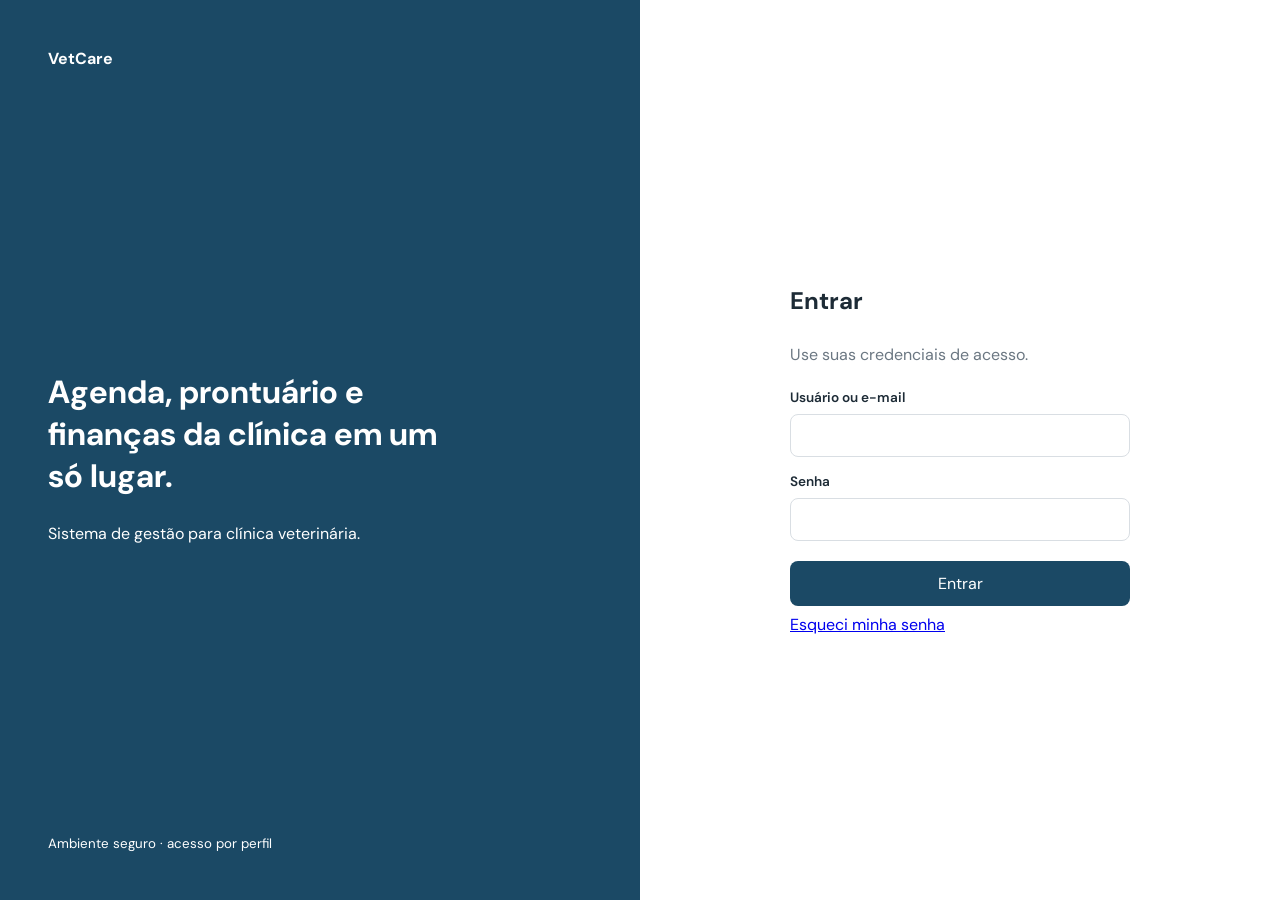
<file: index.html>
<!DOCTYPE html>
<html lang="pt-BR">
<head>
  <meta charset="UTF-8">
  <meta name="viewport" content="width=device-width, initial-scale=1.0">
  <title>VetCare – Entrar</title>
  <link rel="stylesheet" href="css/base.css">
  <link rel="stylesheet" href="css/layout.css">
  <link rel="stylesheet" href="css/componentes.css">
</head>
<body class="tela-login">
  <section class="login-lateral">
    <strong>VetCare</strong>
    <div>
      <h1>Agenda, prontuário e finanças da clínica em um só lugar.</h1>
      <p>Sistema de gestão para clínica veterinária.</p>
    </div>
    <small>Ambiente seguro · acesso por perfil</small>
  </section>

  <main class="login-formulario">
    <form id="form-login">
      <h2>Entrar</h2>
      <p class="subtitulo">Use suas credenciais de acesso.</p>

      <label for="email">Usuário ou e-mail</label>
      <input id="email" name="email" type="text" autocomplete="username">

      <label for="senha">Senha</label>
      <input id="senha" name="senha" type="password" autocomplete="current-password">

      <p id="erro" class="erro" hidden></p>
      <button type="submit" class="botao">Entrar</button>
      <a href="paginas/recuperar-senha.html">Esqueci minha senha</a>
    </form>
  </main>

  <script type="module" src="js/app/login.js"></script>
</body>
</html>
</file>
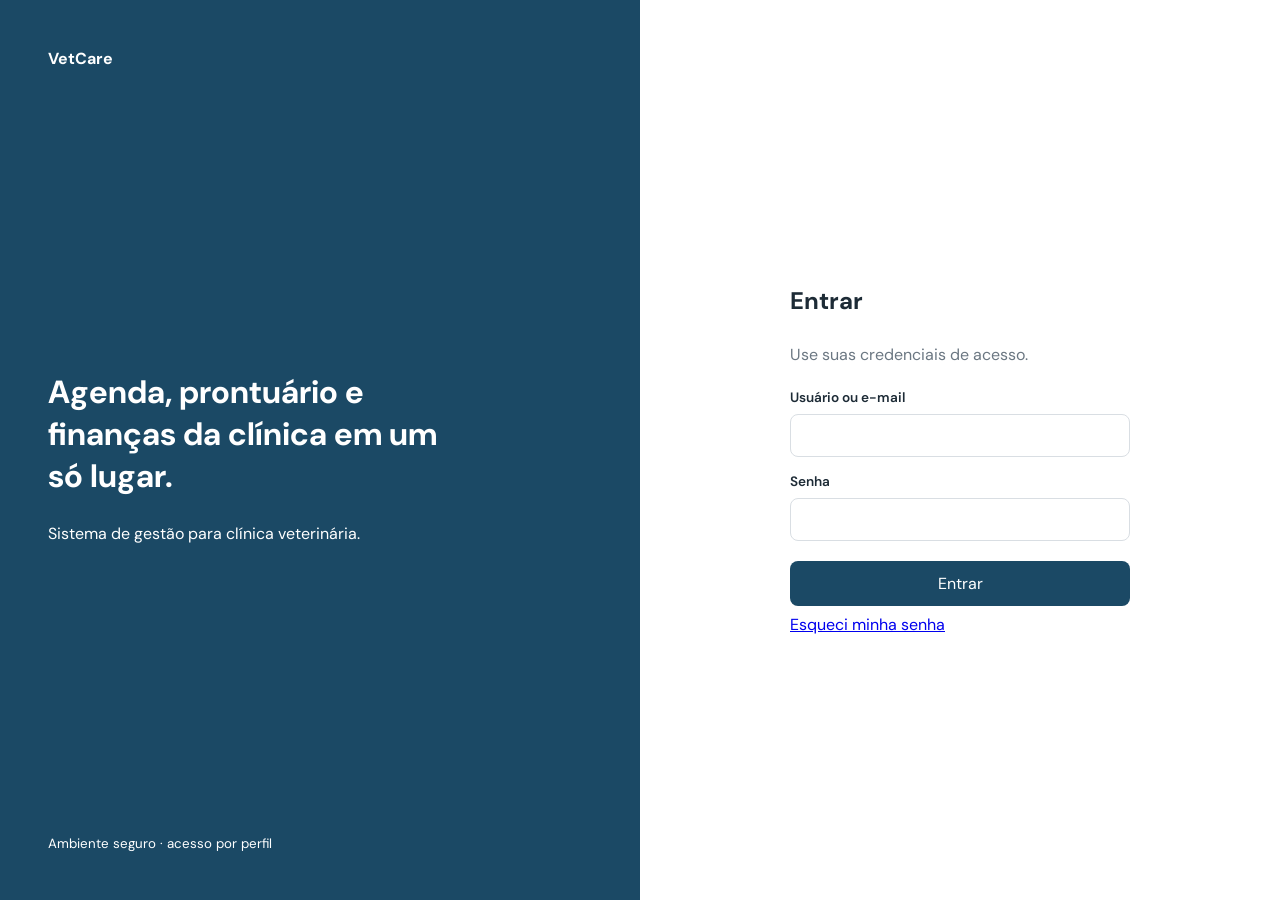
<file: paginas/agenda.html>
<!DOCTYPE html>
<html lang="pt-BR">
<head>
  <meta charset="UTF-8">
  <meta name="viewport" content="width=device-width, initial-scale=1.0">
  <title>VetCare – Agenda</title>
  <link rel="stylesheet" href="../css/base.css">
  <link rel="stylesheet" href="../css/layout.css">
  <link rel="stylesheet" href="../css/componentes.css">
</head>
<body>
  <header class="topo">
    <strong>VetCare</strong>
    <div>
      <span id="nome-usuario"></span> · <span id="perfil-usuario"></span>
      <button id="sair" class="botao">Sair</button>
    </div>
  </header>

  <div class="corpo">
    <nav id="menu" class="menu"></nav>
    <main class="conteudo">
      <div class="cabecalho"><h1 id="titulo">Agenda</h1><p id="subtitulo" class="subtitulo"></p></div>
      <div class="abas">
        <button type="button" class="aba ativa" data-visao="dia">Dia</button>
        <button type="button" class="aba" data-visao="semana">Semana</button>
        <button type="button" class="aba" data-visao="profissional">Profissional</button>
      </div>
      <div class="filtros">
        <div id="campo-data"><label for="data">Data</label><input id="data" type="date"></div>
        <div id="campo-vet"><label for="veterinario">Veterinário</label><select id="veterinario"></select></div>
      </div>
      <p id="aviso" class="aviso" hidden></p>
      <div class="cartao" style="padding:0;overflow:hidden">
        <table class="tabela" style="margin:0"><thead><tr><th>Data</th><th>Hora</th><th>Animal · Tutor</th><th>Veterinário</th><th>Status</th><th>Ações</th></tr></thead><tbody id="lista"></tbody></table>
      </div>
    </main>
  </div>

  <script type="module" src="../js/app/agenda.js"></script>
</body>
</html>
</file>
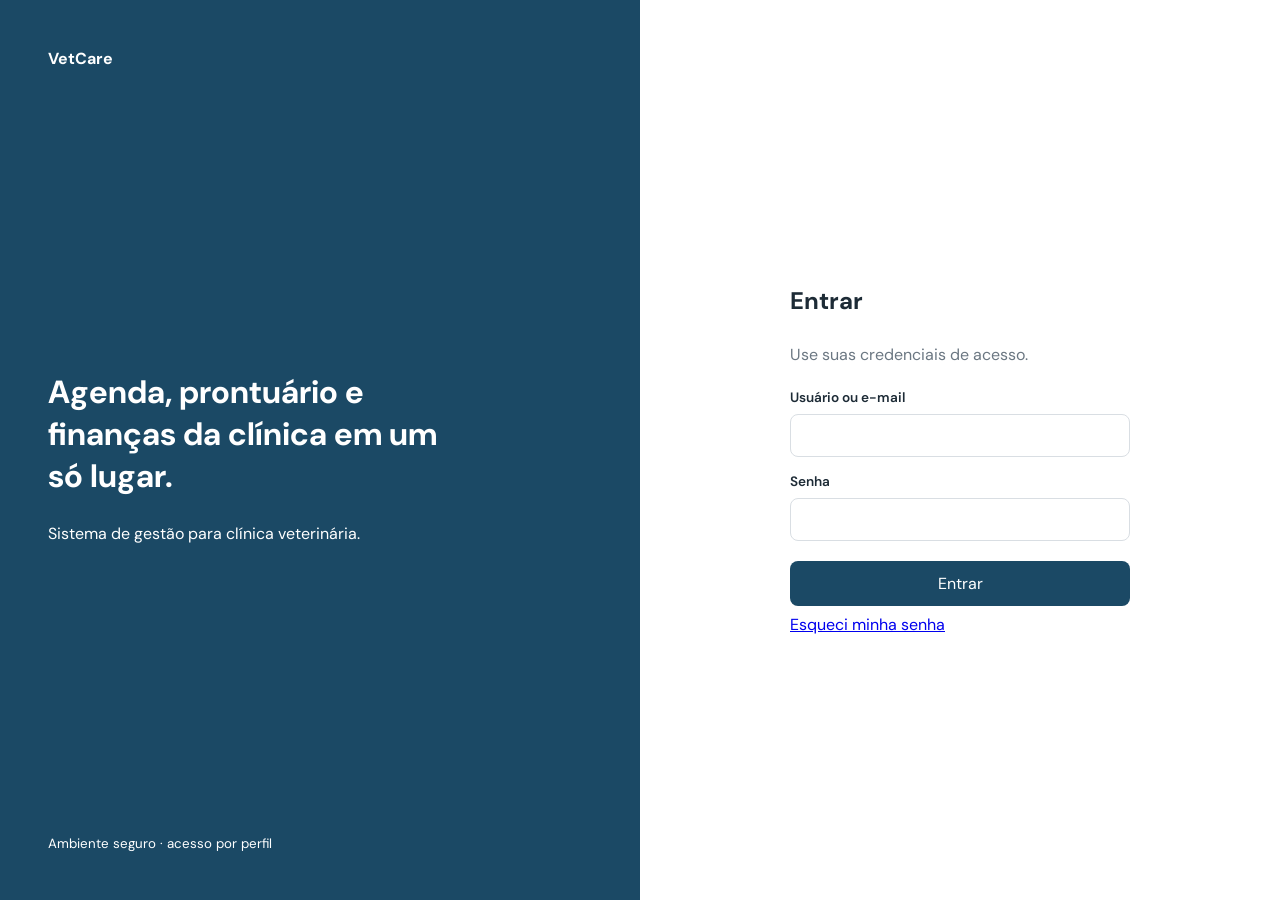
<file: paginas/agendar-consulta.html>
<!DOCTYPE html>
<html lang="pt-BR">
<head>
  <meta charset="UTF-8">
  <meta name="viewport" content="width=device-width, initial-scale=1.0">
  <title>VetCare – Agendar consulta</title>
  <link rel="stylesheet" href="../css/base.css">
  <link rel="stylesheet" href="../css/layout.css">
  <link rel="stylesheet" href="../css/componentes.css">
</head>
<body>
  <header class="topo">
    <strong>VetCare</strong>
    <div>
      <span id="nome-usuario"></span> · <span id="perfil-usuario"></span>
      <button id="sair" class="botao">Sair</button>
    </div>
  </header>

  <div class="corpo">
    <nav id="menu" class="menu"></nav>
    <main class="conteudo">
      <div class="cabecalho"><h1>Agendar consulta</h1><p class="subtitulo">Escolha o animal, o veterinário e um horário livre.</p></div>
      <p id="aviso" class="aviso" hidden></p>
      <div class="colunas com-resumo">
        <form id="form-agendar" class="cartao formulario" novalidate>
          <label for="animal">Tutor ou animal</label><select id="animal"></select>
          <div class="linha">
            <div><label for="veterinario">Veterinário</label><select id="veterinario"></select></div>
            <div><label for="data">Data</label><input id="data" type="date"></div>
          </div>
          <label>Horários disponíveis</label>
          <div id="horarios" class="grade-horarios"></div>
          <div class="acoes"><a href="agenda.html" class="botao secundario">Cancelar</a><button type="submit" class="botao">Confirmar consulta</button></div>
        </form>
        <aside class="cartao resumo">
          <h2>Resumo</h2>
          <dl>
            <dt>Animal</dt><dd id="r-animal">—</dd>
            <dt>Tutor</dt><dd id="r-tutor">—</dd>
            <dt>Veterinário</dt><dd id="r-vet">—</dd>
            <dt>Data</dt><dd id="r-data">—</dd>
            <dt>Hora</dt><dd id="r-hora">—</dd>
          </dl>
          <p class="aviso alerta">Horários ocupados não podem ser escolhidos.</p>
        </aside>
      </div>
    </main>
  </div>

  <script type="module" src="../js/app/agendar-consulta.js"></script>
</body>
</html>
</file>
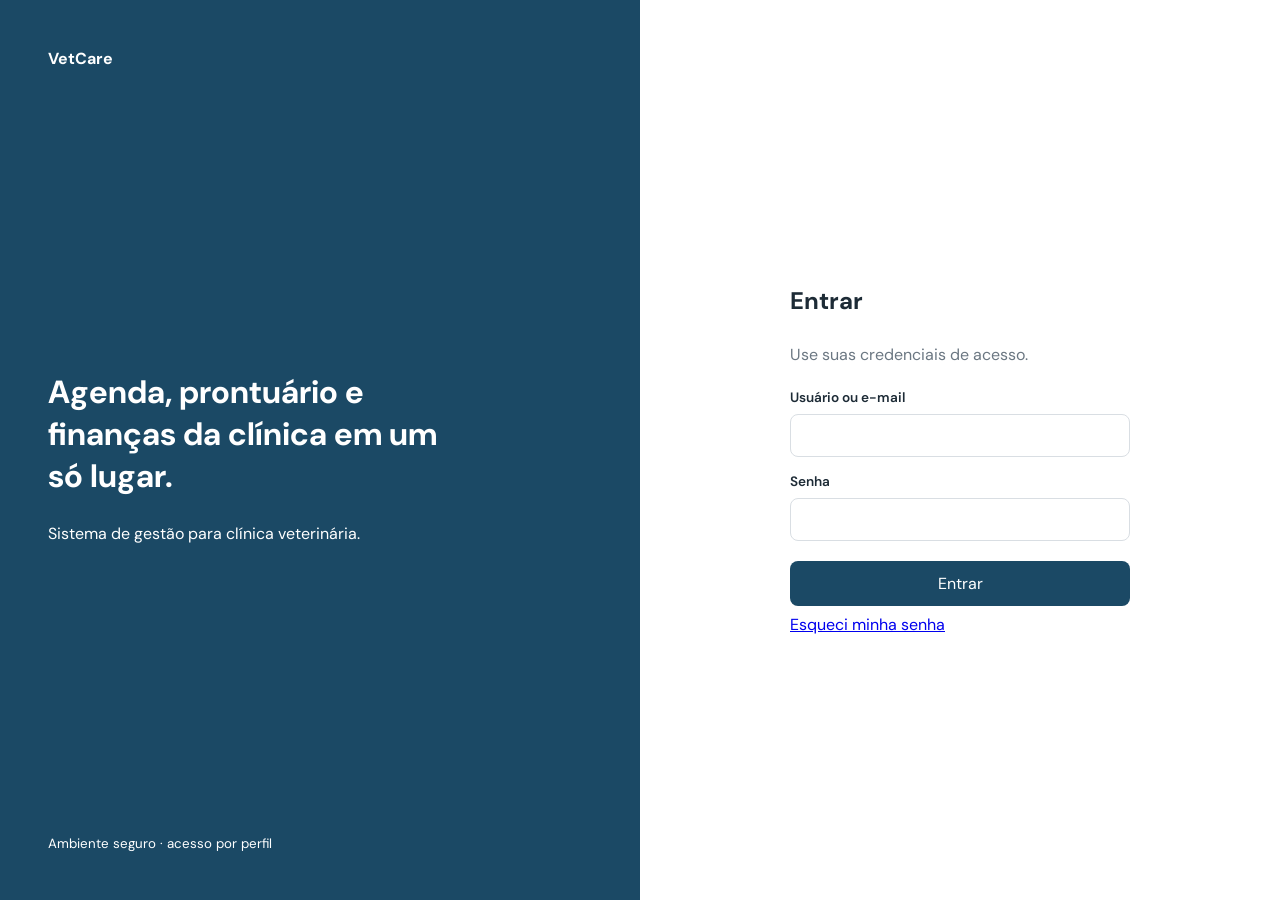
<file: paginas/atendimento.html>
<!DOCTYPE html>
<html lang="pt-BR">
<head>
  <meta charset="UTF-8">
  <meta name="viewport" content="width=device-width, initial-scale=1.0">
  <title>VetCare – Atendimento</title>
  <link rel="stylesheet" href="../css/base.css">
  <link rel="stylesheet" href="../css/layout.css">
  <link rel="stylesheet" href="../css/componentes.css">
</head>
<body>
  <header class="topo">
    <strong>VetCare</strong>
    <div>
      <span id="nome-usuario"></span> · <span id="perfil-usuario"></span>
      <button id="sair" class="botao">Sair</button>
    </div>
  </header>

  <div class="corpo">
    <nav id="menu" class="menu"></nav>
    <main class="conteudo">
      <h1>Atendimento</h1>
      <div class="cartao">Funcionalidade prevista para uma próxima sprint (REQ 10 e 11).</div>
    </main>
  </div>

  <script type="module" src="../js/app/atendimento.js"></script>
</body>
</html>
</file>
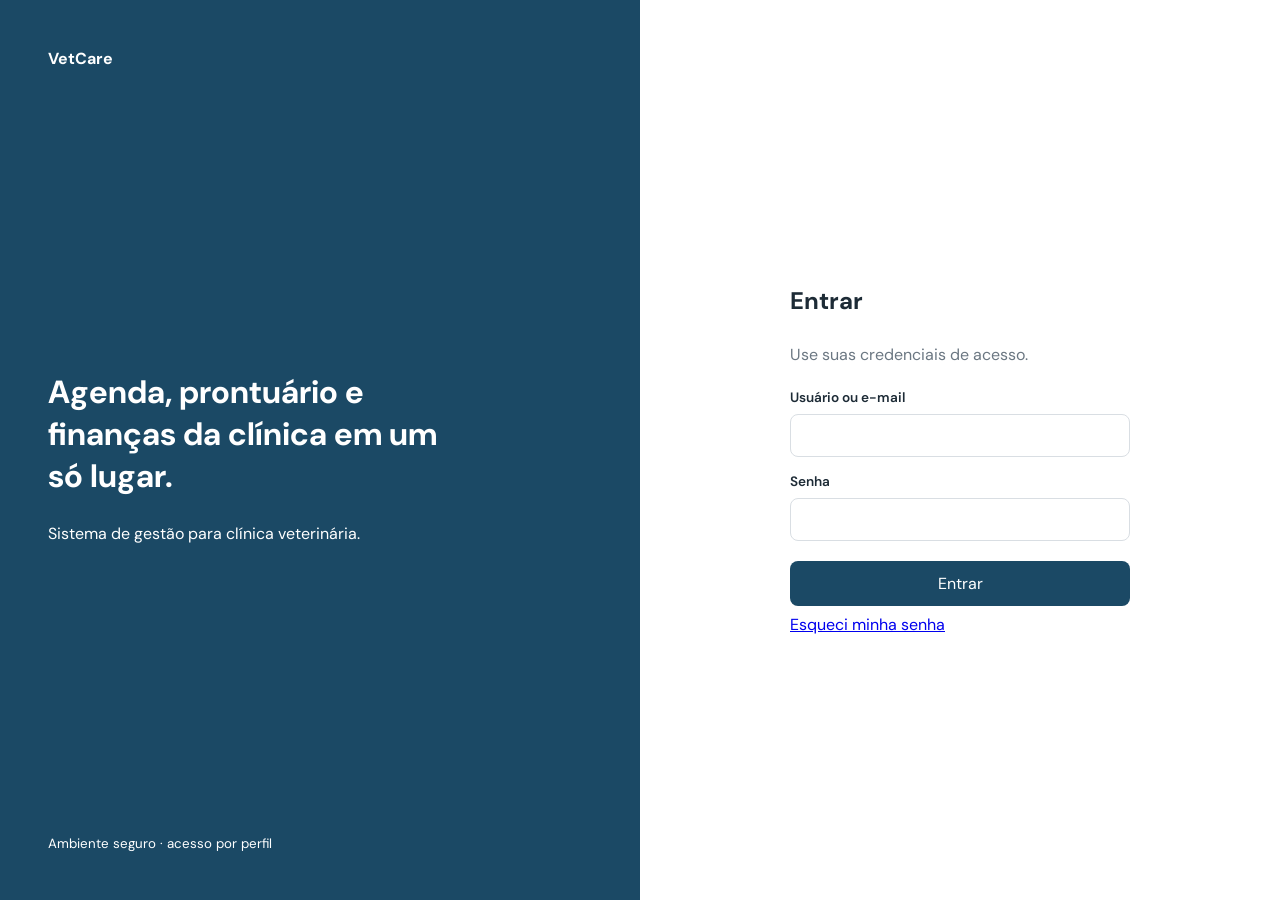
<file: paginas/dashboard.html>
<!DOCTYPE html>
<html lang="pt-BR">
<head>
  <meta charset="UTF-8">
  <meta name="viewport" content="width=device-width, initial-scale=1.0">
  <title>VetCare – Dashboard financeiro</title>
  <link rel="stylesheet" href="../css/base.css">
  <link rel="stylesheet" href="../css/layout.css">
  <link rel="stylesheet" href="../css/componentes.css">
</head>
<body>
  <header class="topo">
    <strong>VetCare</strong>
    <div>
      <span id="nome-usuario"></span> · <span id="perfil-usuario"></span>
      <button id="sair" class="botao">Sair</button>
    </div>
  </header>

  <div class="corpo">
    <nav id="menu" class="menu"></nav>
    <main class="conteudo">
      <h1>Dashboard financeiro</h1>
      <div class="cartao">Funcionalidade prevista para uma próxima sprint (REQ 15).</div>
    </main>
  </div>

  <script type="module" src="../js/app/dashboard.js"></script>
</body>
</html>
</file>
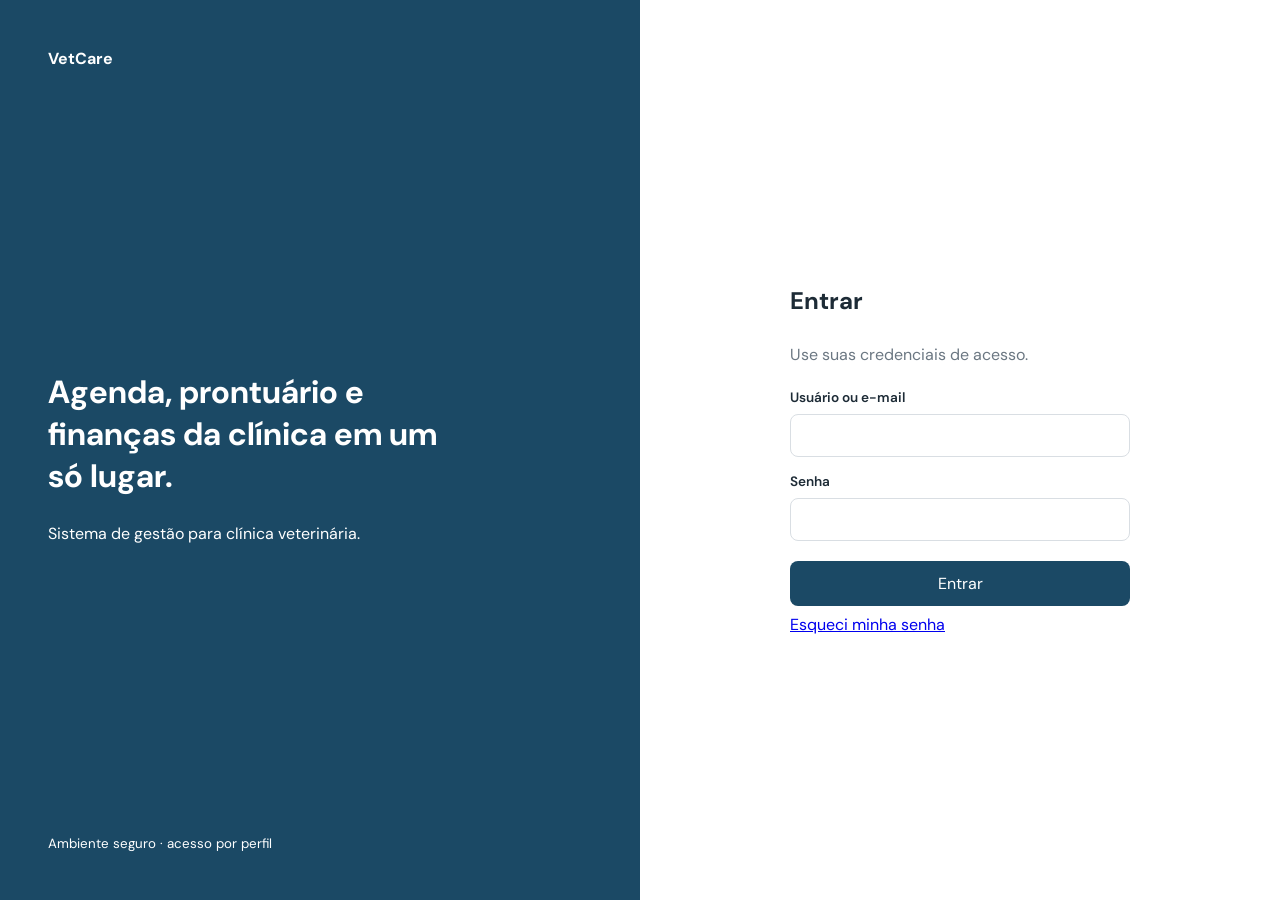
<file: paginas/inicio.html>
<!DOCTYPE html>
<html lang="pt-BR">
<head>
  <meta charset="UTF-8">
  <meta name="viewport" content="width=device-width, initial-scale=1.0">
  <title>VetCare – Bem-vindo</title>
  <link rel="stylesheet" href="../css/base.css">
  <link rel="stylesheet" href="../css/layout.css">
  <link rel="stylesheet" href="../css/componentes.css">
</head>
<body>
  <header class="topo">
    <strong>VetCare</strong>
    <div>
      <span id="nome-usuario"></span> · <span id="perfil-usuario"></span>
      <button id="sair" class="botao">Sair</button>
    </div>
  </header>

  <div class="corpo">
    <nav id="menu" class="menu"></nav>
    <main class="conteudo">
      <h1>Bem-vindo</h1>
      <div class="cartao">Escolha uma opção no menu ao lado.</div>
    </main>
  </div>

  <script type="module" src="../js/app/inicio.js"></script>
</body>
</html>
</file>
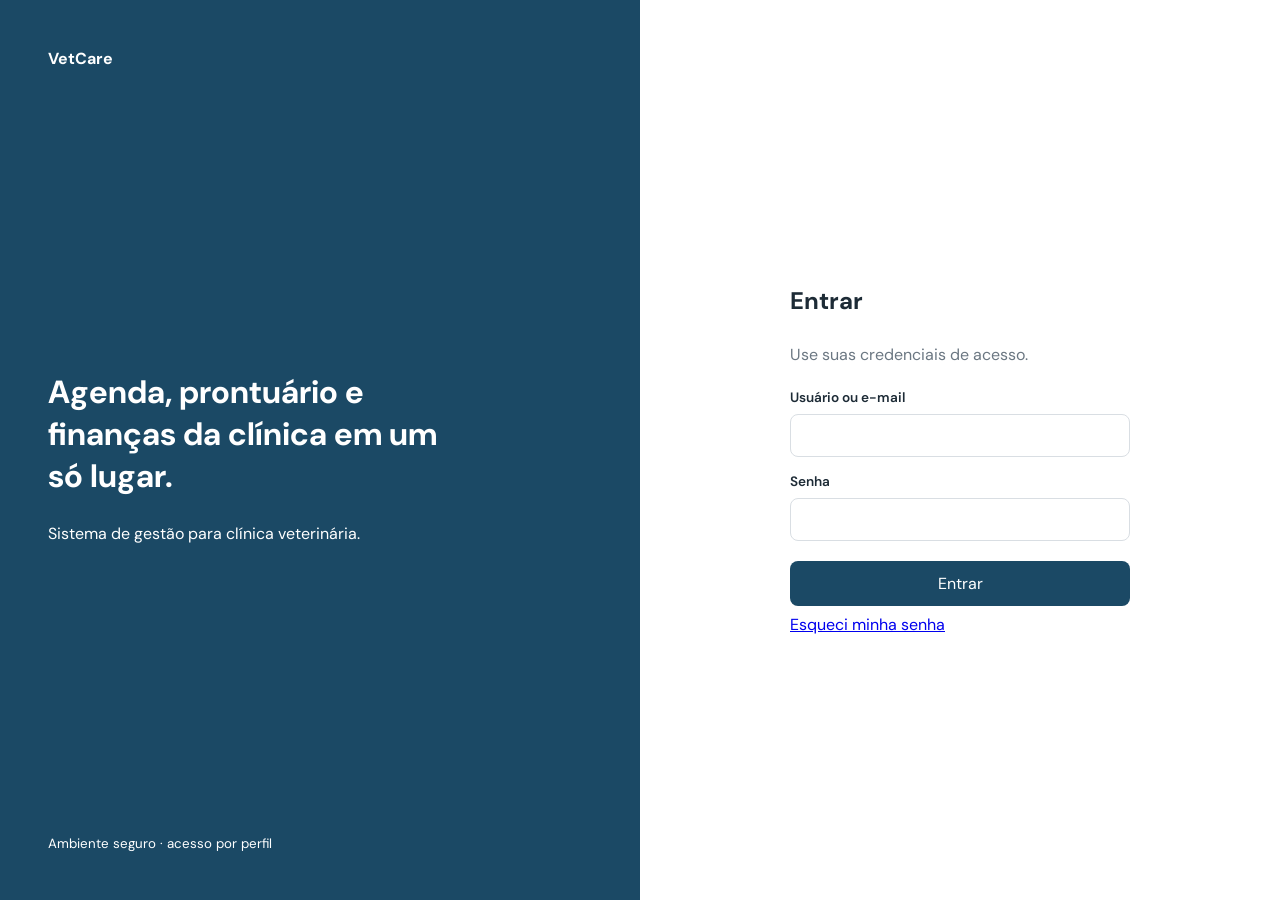
<file: paginas/pagamentos.html>
<!DOCTYPE html>
<html lang="pt-BR">
<head>
  <meta charset="UTF-8">
  <meta name="viewport" content="width=device-width, initial-scale=1.0">
  <title>VetCare – Registro de pagamento</title>
  <link rel="stylesheet" href="../css/base.css">
  <link rel="stylesheet" href="../css/layout.css">
  <link rel="stylesheet" href="../css/componentes.css">
</head>
<body>
  <header class="topo">
    <strong>VetCare</strong>
    <div>
      <span id="nome-usuario"></span> · <span id="perfil-usuario"></span>
      <button id="sair" class="botao">Sair</button>
    </div>
  </header>

  <div class="corpo">
    <nav id="menu" class="menu"></nav>
    <main class="conteudo">
      <h1>Registro de pagamento</h1>
      <div class="cartao">Funcionalidade prevista para uma próxima sprint (REQ 14).</div>
    </main>
  </div>

  <script type="module" src="../js/app/pagamentos.js"></script>
</body>
</html>
</file>
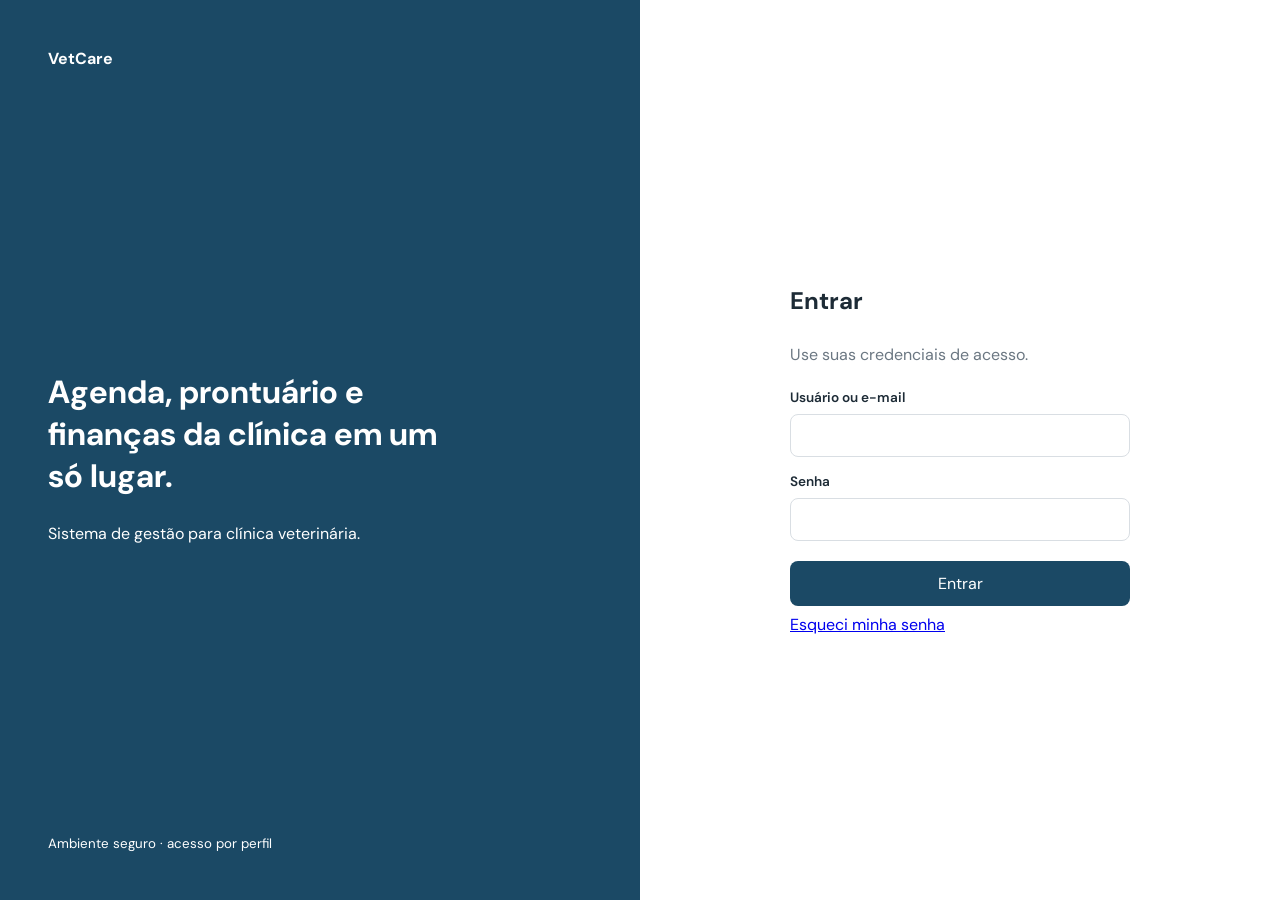
<file: paginas/prescricao.html>
<!DOCTYPE html>
<html lang="pt-BR">
<head>
  <meta charset="UTF-8">
  <meta name="viewport" content="width=device-width, initial-scale=1.0">
  <title>VetCare – Prescrições</title>
  <link rel="stylesheet" href="../css/base.css">
  <link rel="stylesheet" href="../css/layout.css">
  <link rel="stylesheet" href="../css/componentes.css">
</head>
<body>
  <header class="topo">
    <strong>VetCare</strong>
    <div>
      <span id="nome-usuario"></span> · <span id="perfil-usuario"></span>
      <button id="sair" class="botao">Sair</button>
    </div>
  </header>

  <div class="corpo">
    <nav id="menu" class="menu"></nav>
    <main class="conteudo">
      <h1>Prescrição</h1>
      <div class="cartao">Funcionalidade prevista para uma próxima sprint (REQ 13).</div>
    </main>
  </div>

  <script type="module" src="../js/app/prescricao.js"></script>
</body>
</html>
</file>
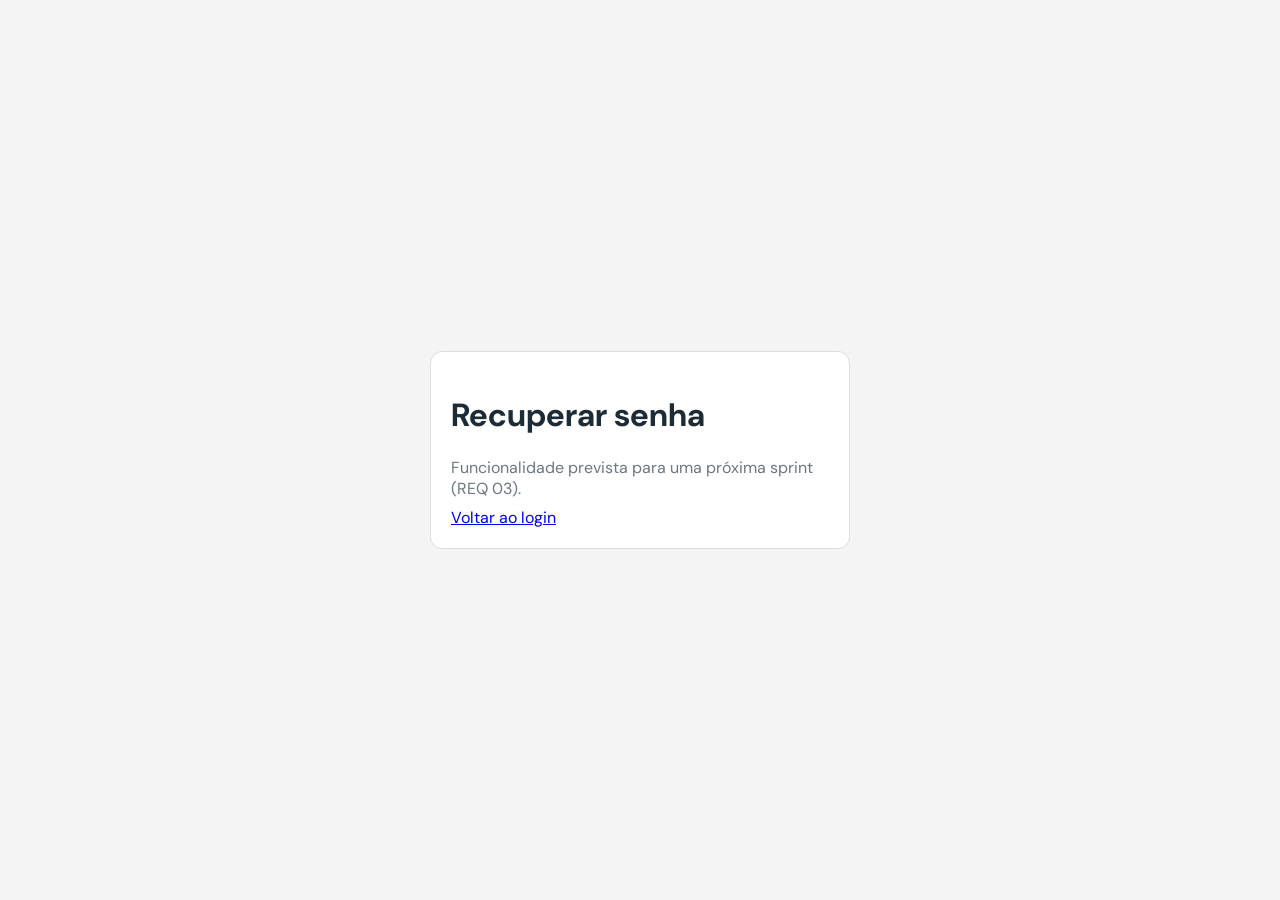
<file: paginas/recuperar-senha.html>
<!DOCTYPE html>
<html lang="pt-BR">
<head>
  <meta charset="UTF-8">
  <meta name="viewport" content="width=device-width, initial-scale=1.0">
  <title>VetCare – Recuperar senha</title>
  <link rel="stylesheet" href="../css/base.css">
  <link rel="stylesheet" href="../css/layout.css">
  <link rel="stylesheet" href="../css/componentes.css">
</head>
<body style="display:flex;align-items:center;justify-content:center;min-height:100vh">
  <main class="cartao" style="max-width:420px">
    <h1>Recuperar senha</h1>
    <p class="subtitulo">Funcionalidade prevista para uma próxima sprint (REQ 03).</p>
    <a href="../index.html">Voltar ao login</a>
  </main>
</body>
</html>
</file>
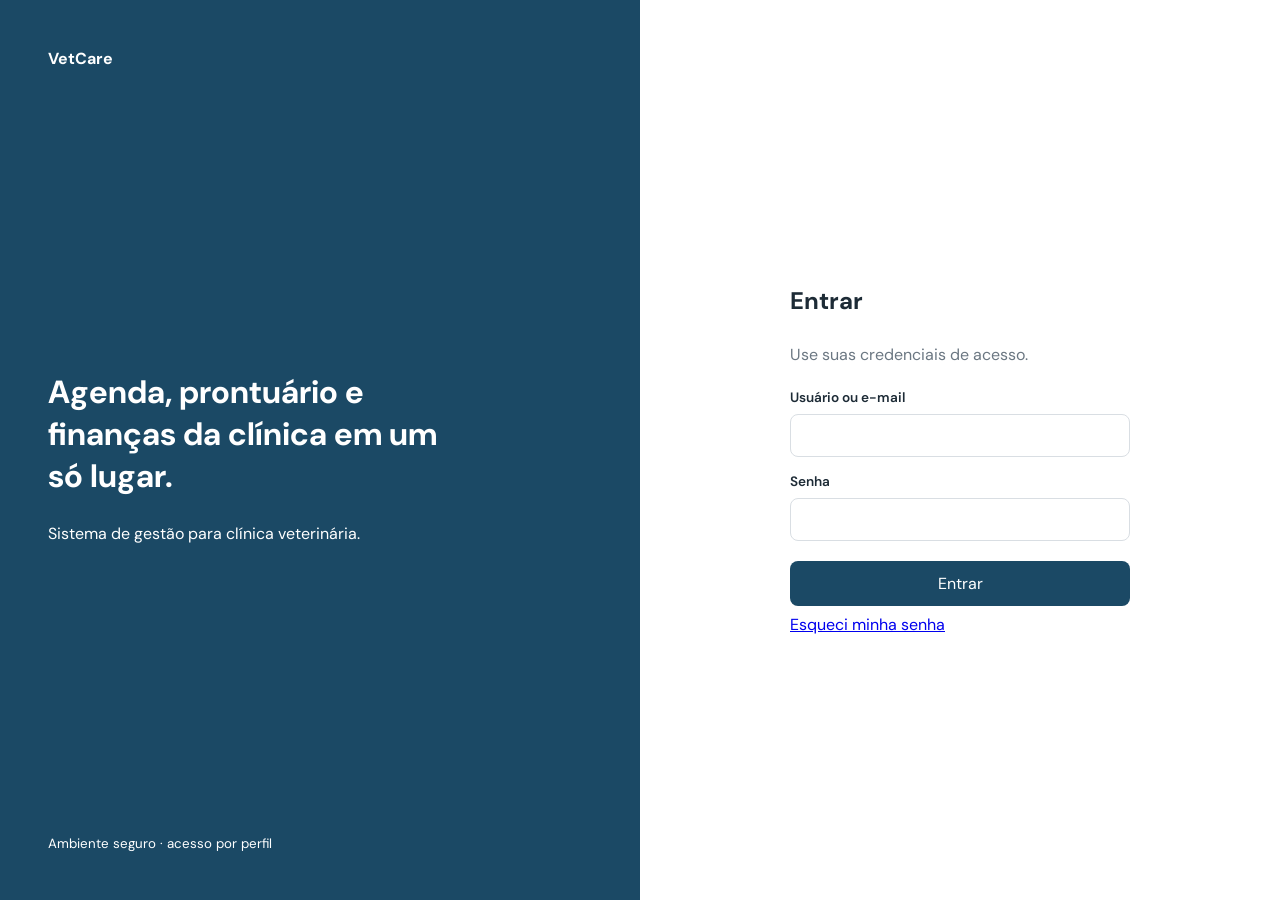
<file: paginas/relatorios.html>
<!DOCTYPE html>
<html lang="pt-BR">
<head>
  <meta charset="UTF-8">
  <meta name="viewport" content="width=device-width, initial-scale=1.0">
  <title>VetCare – Relatórios gerenciais</title>
  <link rel="stylesheet" href="../css/base.css">
  <link rel="stylesheet" href="../css/layout.css">
  <link rel="stylesheet" href="../css/componentes.css">
</head>
<body>
  <header class="topo">
    <strong>VetCare</strong>
    <div>
      <span id="nome-usuario"></span> · <span id="perfil-usuario"></span>
      <button id="sair" class="botao">Sair</button>
    </div>
  </header>

  <div class="corpo">
    <nav id="menu" class="menu"></nav>
    <main class="conteudo">
      <h1>Relatórios gerenciais</h1>
      <div class="cartao">Funcionalidade prevista para uma próxima sprint (REQ 17).</div>
    </main>
  </div>

  <script type="module" src="../js/app/relatorios.js"></script>
</body>
</html>
</file>
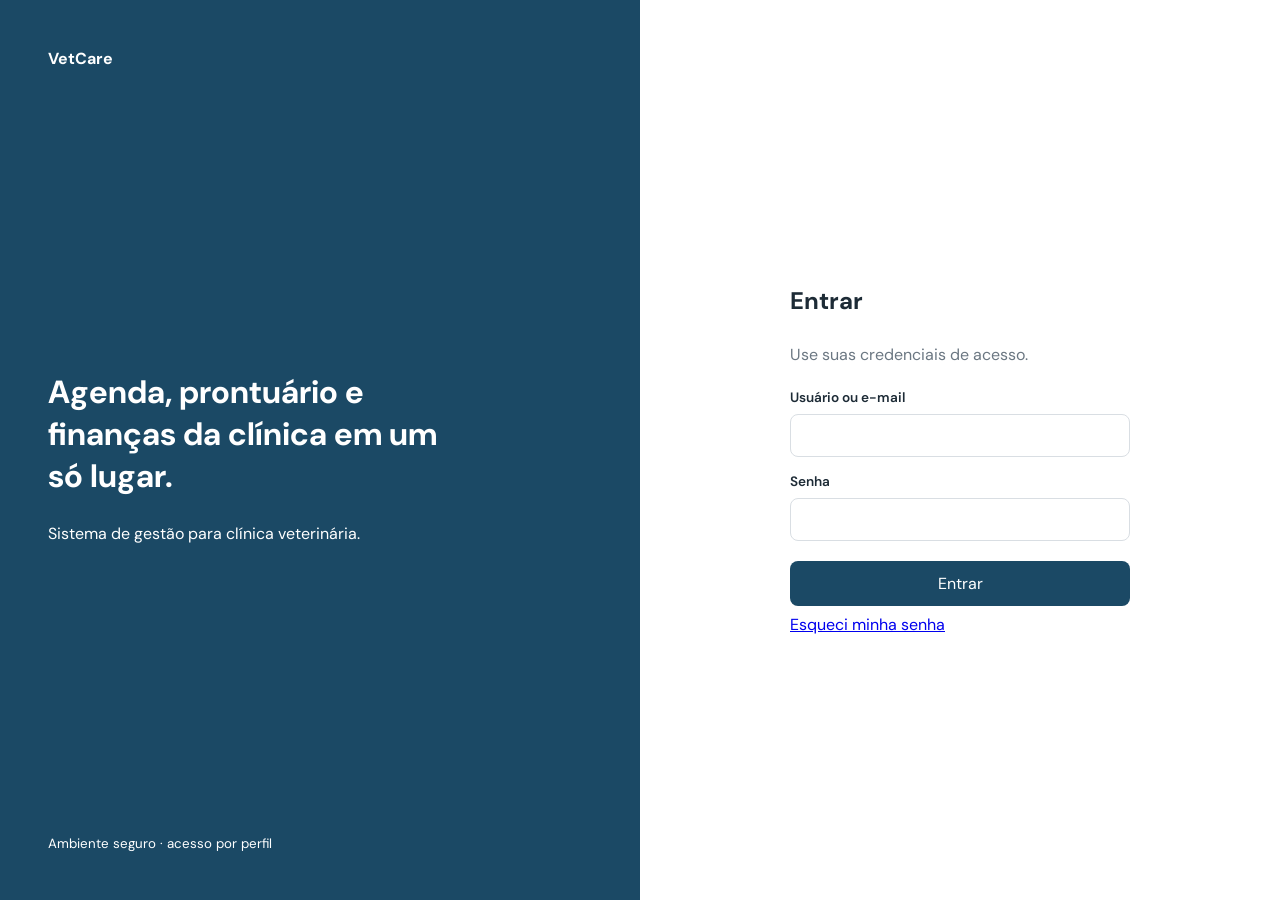
<file: paginas/tutores-animais.html>
<!DOCTYPE html>
<html lang="pt-BR">
<head>
  <meta charset="UTF-8">
  <meta name="viewport" content="width=device-width, initial-scale=1.0">
  <title>VetCare – Tutores e animais</title>
  <link rel="stylesheet" href="../css/base.css">
  <link rel="stylesheet" href="../css/layout.css">
  <link rel="stylesheet" href="../css/componentes.css">
</head>
<body>
  <header class="topo">
    <strong>VetCare</strong>
    <div>
      <span id="nome-usuario"></span> · <span id="perfil-usuario"></span>
      <button id="sair" class="botao">Sair</button>
    </div>
  </header>

  <div class="corpo">
    <nav id="menu" class="menu"></nav>
    <main class="conteudo">
      <div class="cabecalho"><h1>Cadastro de tutor e animal</h1><p class="subtitulo">O animal fica vinculado ao tutor.</p></div>
      <p id="aviso" class="aviso" hidden></p>
      <div class="colunas">
        <form id="form-tutor" class="cartao formulario" novalidate>
          <h2>Tutor</h2>
          <input type="hidden" name="id">
          <label for="t-nome">Nome completo</label><input id="t-nome" name="nome">
          <div class="linha">
            <div><label for="t-cpf">CPF</label><input id="t-cpf" name="cpf" inputmode="numeric" placeholder="000.000.000-00"></div>
            <div><label for="t-telefone">Telefone</label><input id="t-telefone" name="telefone" inputmode="tel" placeholder="(71) 99999-0000"></div>
          </div>
          <label for="t-email">E-mail</label><input id="t-email" name="email" type="email">
          <div class="acoes"><button type="reset" class="botao secundario" id="cancelar-tutor">Cancelar</button><button type="submit" class="botao">Salvar tutor</button></div>
        </form>

        <form id="form-animal" class="cartao formulario" novalidate>
          <h2>Animal (vinculado ao tutor)</h2>
          <input type="hidden" name="id">
          <label for="a-tutor">Tutor</label><select id="a-tutor" name="tutorId"></select>
          <label for="a-nome">Nome</label><input id="a-nome" name="nome">
          <div class="linha">
            <div><label for="a-especie">Espécie</label>
              <select id="a-especie" name="especie"><option value="">Selecione</option><option>Cão</option><option>Gato</option><option>Ave</option><option>Outro</option></select></div>
            <div><label for="a-sexo">Sexo</label>
              <select id="a-sexo" name="sexo"><option value="">Selecione</option><option>Macho</option><option>Fêmea</option></select></div>
          </div>
          <div class="linha">
            <div><label for="a-raca">Raça</label><input id="a-raca" name="raca"></div>
            <div><label for="a-nascimento">Data de nascimento</label><input id="a-nascimento" name="nascimento" type="date"></div>
          </div>
          <div class="acoes"><button type="reset" class="botao secundario" id="cancelar-animal">Cancelar</button><button type="submit" class="botao">Salvar animal</button></div>
        </form>
      </div>

      <section class="cartao">
        <h2>Cadastrados</h2>
        <div class="filtros"><div><label for="busca">Buscar por nome ou CPF</label><input id="busca" type="search"></div></div>
        <table class="tabela"><thead><tr><th>Tutor</th><th>CPF</th><th>Telefone</th><th>Ações</th></tr></thead><tbody id="lista-tutores"></tbody></table>
        <table class="tabela"><thead><tr><th>Animal</th><th>Espécie</th><th>Raça</th><th>Tutor</th><th>Ações</th></tr></thead><tbody id="lista-animais"></tbody></table>
      </section>
    </main>
  </div>

  <script type="module" src="../js/app/tutores-animais.js"></script>
</body>
</html>
</file>
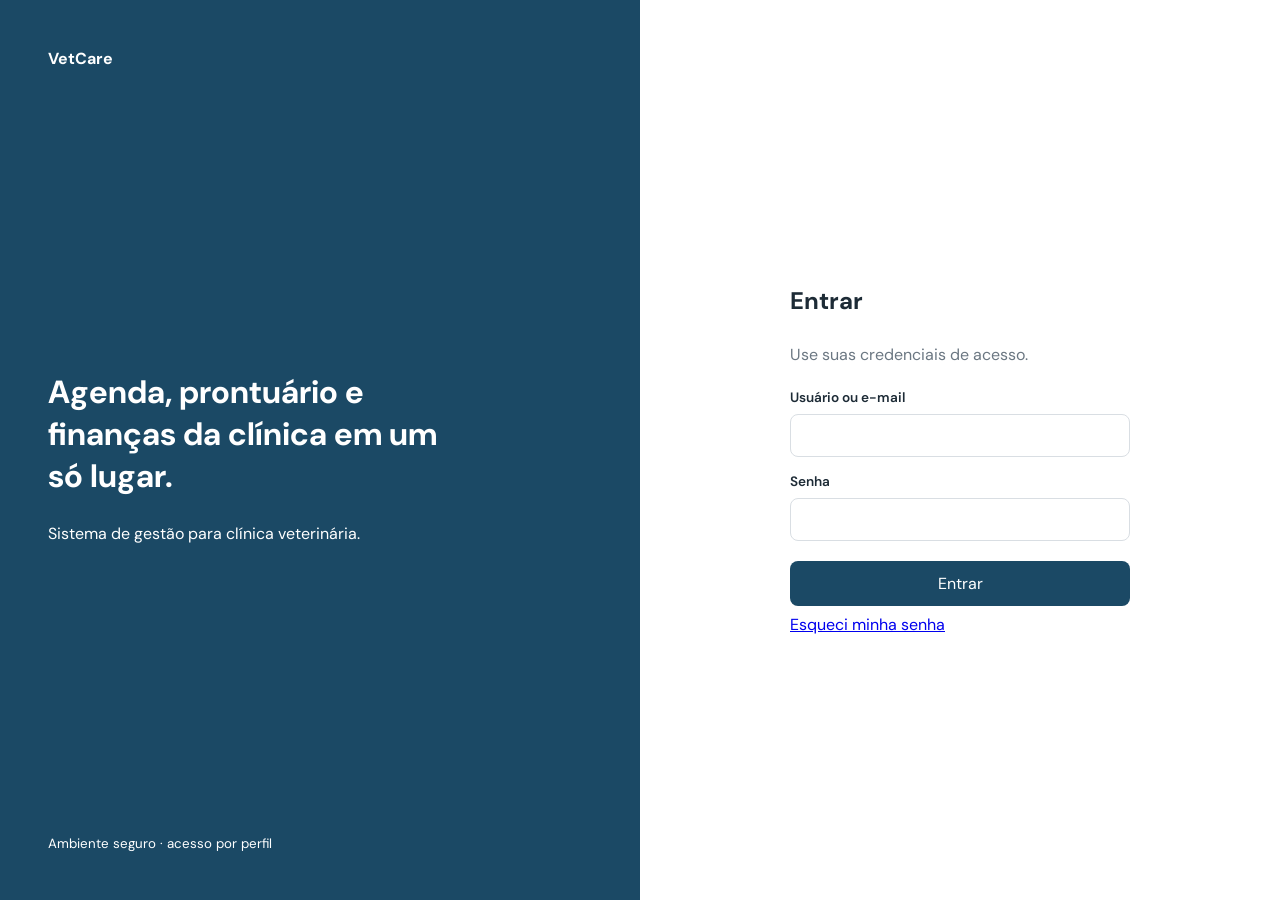
<file: paginas/usuarios.html>
<!DOCTYPE html>
<html lang="pt-BR">
<head>
  <meta charset="UTF-8">
  <meta name="viewport" content="width=device-width, initial-scale=1.0">
  <title>VetCare – Gestão de usuários</title>
  <link rel="stylesheet" href="../css/base.css">
  <link rel="stylesheet" href="../css/layout.css">
  <link rel="stylesheet" href="../css/componentes.css">
</head>
<body>
  <header class="topo">
    <strong>VetCare</strong>
    <div>
      <span id="nome-usuario"></span> · <span id="perfil-usuario"></span>
      <button id="sair" class="botao">Sair</button>
    </div>
  </header>

  <div class="corpo">
    <nav id="menu" class="menu"></nav>
    <main class="conteudo">
      <div class="cabecalho cabecalho-acao">
        <div><h1>Gestão de usuários</h1><p class="subtitulo">Cadastre, edite e inative usuários.</p></div>
        <button type="button" id="novo" class="botao">+ Novo usuário</button>
      </div>
      <p id="aviso" class="aviso" hidden></p>

      <form id="form-usuario" class="cartao formulario" novalidate hidden style="margin-bottom:24px">
        <h2 id="titulo-form">Novo usuário</h2>
        <input type="hidden" name="id">
        <div class="linha">
          <div><label for="u-nome">Nome</label><input id="u-nome" name="nome"></div>
          <div><label for="u-email">E-mail</label><input id="u-email" name="email" type="email"></div>
        </div>
        <div class="linha">
          <div><label for="u-perfil">Perfil</label><select id="u-perfil" name="perfil"></select></div>
          <div><label for="u-senha" id="rotulo-senha">Senha</label><input id="u-senha" name="senha" type="password" autocomplete="new-password"></div>
        </div>
        <div class="acoes"><button type="button" id="cancelar" class="botao secundario">Cancelar</button><button type="submit" class="botao">Salvar</button></div>
      </form>

      <div class="filtros">
        <div><label for="busca">Buscar usuário</label><input id="busca" type="search" placeholder="Nome ou e-mail"></div>
        <div><label for="filtro-perfil">Perfil</label><select id="filtro-perfil"></select></div>
      </div>
      <div class="cartao" style="padding:0;overflow:hidden">
        <table class="tabela" style="margin:0"><thead><tr><th>Nome</th><th>E-mail</th><th>Perfil</th><th>Status</th><th>Ações</th></tr></thead><tbody id="lista"></tbody></table>
      </div>
      <p class="subtitulo">Excluir significa inativar: o histórico é preservado.</p>
    </main>
  </div>

  <script type="module" src="../js/app/usuarios.js"></script>
</body>
</html>
</file>
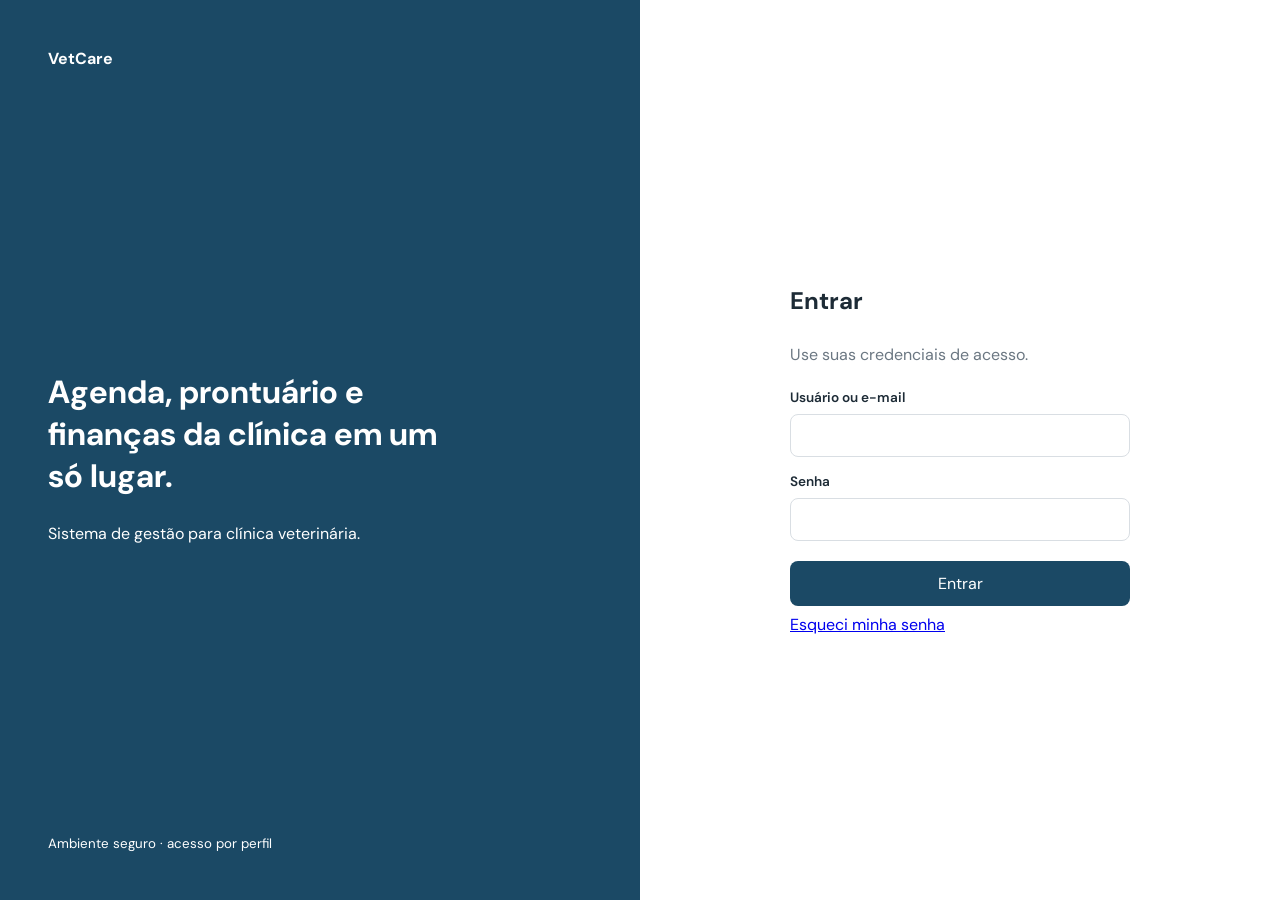
<file: paginas/vacinacao.html>
<!DOCTYPE html>
<html lang="pt-BR">
<head>
  <meta charset="UTF-8">
  <meta name="viewport" content="width=device-width, initial-scale=1.0">
  <title>VetCare – Vacinação</title>
  <link rel="stylesheet" href="../css/base.css">
  <link rel="stylesheet" href="../css/layout.css">
  <link rel="stylesheet" href="../css/componentes.css">
</head>
<body>
  <header class="topo">
    <strong>VetCare</strong>
    <div>
      <span id="nome-usuario"></span> · <span id="perfil-usuario"></span>
      <button id="sair" class="botao">Sair</button>
    </div>
  </header>

  <div class="corpo">
    <nav id="menu" class="menu"></nav>
    <main class="conteudo">
      <h1>Vacinação</h1>
      <div class="cartao">Funcionalidade prevista para uma próxima sprint (REQ 12).</div>
    </main>
  </div>

  <script type="module" src="../js/app/vacinacao.js"></script>
</body>
</html>
</file>
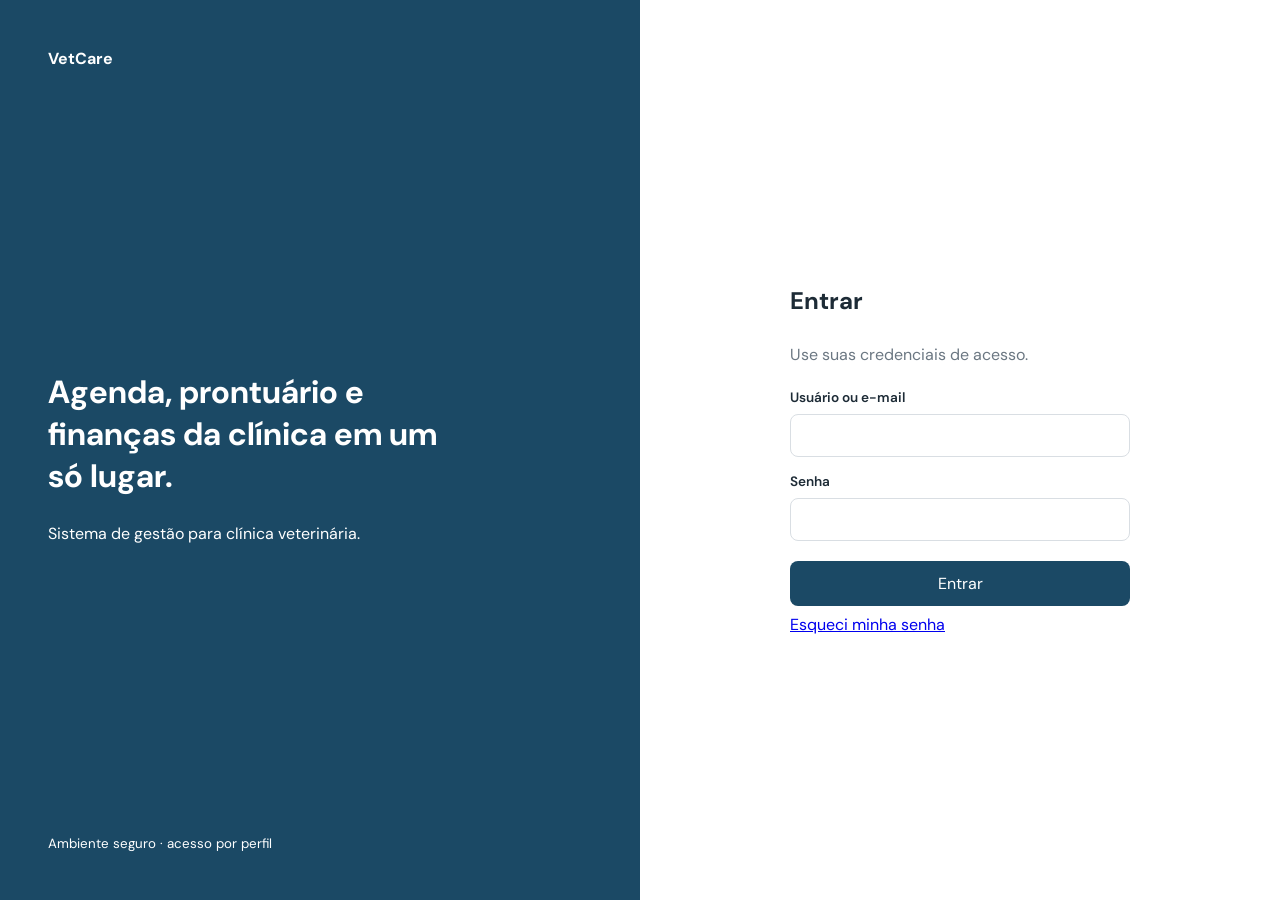
<file: paginas/veterinarios.html>
<!DOCTYPE html>
<html lang="pt-BR">
<head>
  <meta charset="UTF-8">
  <meta name="viewport" content="width=device-width, initial-scale=1.0">
  <title>VetCare – Veterinários</title>
  <link rel="stylesheet" href="../css/base.css">
  <link rel="stylesheet" href="../css/layout.css">
  <link rel="stylesheet" href="../css/componentes.css">
</head>
<body>
  <header class="topo">
    <strong>VetCare</strong>
    <div>
      <span id="nome-usuario"></span> · <span id="perfil-usuario"></span>
      <button id="sair" class="botao">Sair</button>
    </div>
  </header>

  <div class="corpo">
    <nav id="menu" class="menu"></nav>
    <main class="conteudo">
      <div class="cabecalho"><h1>Cadastro de veterinário</h1><p class="subtitulo">Dados profissionais vinculados a um usuário.</p></div>
      <p id="aviso" class="aviso" hidden></p>
      <div class="colunas">
        <form id="form-vet" class="cartao formulario" novalidate>
          <h2 id="titulo-form">Novo veterinário</h2>
          <input type="hidden" name="id">
          <label for="v-nome">Nome completo</label><input id="v-nome" name="nome">
          <div class="linha">
            <div><label for="v-crmv">CRMV</label><input id="v-crmv" name="crmv" placeholder="BA-12345"></div>
            <div><label for="v-esp">Especialidade</label>
              <select id="v-esp" name="especialidade"><option value="">Selecione</option><option>Clínica geral</option><option>Cirurgia</option><option>Dermatologia</option><option>Cardiologia</option><option>Ortopedia</option><option>Outra</option></select></div>
          </div>
          <label for="v-usuario">Usuário vinculado (perfil Veterinário)</label><select id="v-usuario" name="usuarioId"></select>
          <label for="v-tel">Telefone</label><input id="v-tel" name="telefone" inputmode="tel" placeholder="(71) 99999-0000">
          <div class="acoes"><button type="button" id="cancelar" class="botao secundario">Cancelar</button><button type="submit" class="botao">Salvar</button></div>
        </form>

        <section class="cartao">
          <h2>Veterinários cadastrados</h2>
          <table class="tabela"><thead><tr><th>Nome</th><th>CRMV</th><th>Ações</th></tr></thead><tbody id="lista"></tbody></table>
        </section>
      </div>
    </main>
  </div>

  <script type="module" src="../js/app/veterinarios.js"></script>
</body>
</html>
</file>
<file: css/base.css>
@import url("https://fonts.googleapis.com/css2?family=DM+Sans:wght@400;500;700&display=swap");

:root {
  --azul: #1b4965;
  --verde: #2a9d8f;
  --fundo: #f4f4f4;
  --texto: #1d2b36;
  --borda: #d9dee3;
  --erro: #a52a2a;
}

* { box-sizing: border-box; }

body {
  margin: 0;
  font-family: "DM Sans", system-ui, sans-serif;
  color: var(--texto);
  background: var(--fundo);
}
</file>
<file: css/layout.css>
/* ---- Tela de login: painel azul à esquerda, formulário à direita ---- */
.tela-login { display: grid; grid-template-columns: 1fr 1fr; min-height: 100vh; background: #fff; }
.login-lateral { background: var(--azul); color: #fff; padding: 48px; display: flex; flex-direction: column; justify-content: space-between; }
.login-lateral h1 { font-size: 2rem; max-width: 18ch; }
.login-formulario { display: flex; align-items: center; justify-content: center; padding: 24px; }
.login-formulario form { width: 100%; max-width: 340px; display: flex; flex-direction: column; gap: 8px; }

/* ---- Páginas internas: topo + menu lateral + conteúdo ---- */
.topo { background: #fff; display: flex; justify-content: space-between; align-items: center; padding: 12px 24px; border-bottom: 1px solid var(--borda); }
.topo .botao { margin: 0 0 0 12px; padding: 8px 14px; }
.corpo { display: grid; grid-template-columns: 220px 1fr; min-height: calc(100vh - 57px); }
.menu { background: #fff; border-right: 1px solid var(--borda); padding: 16px; display: flex; flex-direction: column; gap: 4px; }
.menu a { padding: 10px 12px; border-radius: 8px; color: var(--texto); text-decoration: none; }
.menu a:hover, .menu a.ativo { background: #e0f0ee; color: #1b6b5f; }
.conteudo { padding: 32px; }

@media (max-width: 800px) {
  .tela-login { grid-template-columns: 1fr; }
  .login-lateral { display: none; }
  .corpo { grid-template-columns: 1fr; }
}

@media (max-width: 800px) {
  .colunas, .colunas.com-resumo, .linha { grid-template-columns: 1fr; }
  .grade-horarios { grid-template-columns: repeat(3, 1fr); }
}
</file>
<file: css/componentes.css>
label { font-size: .85rem; font-weight: 600; margin-top: 8px; }
input, select, textarea { padding: 10px 12px; border: 1px solid var(--borda); border-radius: 8px; font: inherit; }
.botao { background: var(--azul); color: #fff; border: 0; padding: 12px; border-radius: 8px; font: inherit; cursor: pointer; margin-top: 12px; }
.botao:hover { filter: brightness(1.15); }
.erro { color: var(--erro); margin: 4px 0 0; font-size: .9rem; }
.subtitulo { color: #6b7782; margin: 0 0 8px; }
.cartao { background: #fff; border: 1px solid var(--borda); border-radius: 12px; padding: 20px; }
.selo { padding: 2px 10px; border-radius: 999px; font-size: .75rem; color: #fff; background: var(--verde); }

/* ---- Telas internas (Sprint 1) ---- */
.cabecalho { margin-bottom: 20px; }
.cabecalho h1 { margin: 0; font-size: 1.75rem; color: #14364f; }
.cabecalho .subtitulo { margin: 4px 0 0; }
.colunas { display: grid; grid-template-columns: 1fr 1fr; gap: 24px; align-items: start; margin-bottom: 24px; }
.colunas.com-resumo { grid-template-columns: 1fr 320px; }
.formulario { display: flex; flex-direction: column; gap: 6px; }
.formulario h2, .cartao h2 { margin: 0 0 8px; font-size: 1rem; color: #14364f; }
.linha { display: grid; grid-template-columns: 1fr 1fr; gap: 16px; }
.linha > div { display: flex; flex-direction: column; gap: 6px; }
.acoes { display: flex; justify-content: flex-end; gap: 12px; margin-top: 12px; }
.acoes .botao { margin-top: 0; }
.botao.secundario { background: #fff; color: var(--azul); border: 1px solid var(--borda); text-decoration: none; display: inline-block; text-align: center; }
.botao.pequeno { padding: 6px 12px; margin: 0 4px 0 0; font-size: .85rem; }
.botao.perigo { background: #fff; color: #b3382c; border: 1px solid var(--borda); }
.aviso { padding: 10px 12px; border-radius: 8px; font-size: .9rem; margin: 0 0 16px; }
.aviso.erro { background: #fbe3e0; color: #9c2b20; }
.aviso.sucesso { background: #ddf1e6; color: #1e6b45; }
.aviso.alerta { background: #fff6dd; color: #7a5b12; margin: 12px 0 0; }
.tabela { width: 100%; border-collapse: collapse; font-size: .9rem; margin-bottom: 20px; }
.tabela th { text-align: left; color: #66727d; font-weight: 500; padding: 10px 12px; background: #f5f7f9; }
.tabela td { padding: 10px 12px; border-top: 1px solid #eef1f4; }
.selo.cancelada { background: #9c2b20; }
.abas { display: flex; gap: 8px; margin-bottom: 16px; }
.aba { padding: 8px 16px; border-radius: 8px; border: 1px solid var(--borda); background: #fff; color: var(--azul); font: inherit; cursor: pointer; }
.aba.ativa { background: var(--azul); color: #fff; }
.filtros { display: flex; gap: 16px; align-items: end; margin-bottom: 16px; }
.filtros > div { display: flex; flex-direction: column; gap: 6px; }
.grade-horarios { display: grid; grid-template-columns: repeat(4, 1fr); gap: 10px; }
.horario { padding: 10px; border-radius: 8px; border: 1px solid var(--borda); background: #fff; color: var(--azul); font: inherit; cursor: pointer; }
.horario:disabled { background: #eef1f4; color: #a3aeb8; cursor: not-allowed; }
.horario.escolhido { background: var(--azul); color: #fff; }
.resumo dl { margin: 0; display: grid; grid-template-columns: auto 1fr; gap: 10px 16px; font-size: .9rem; }
.resumo dt { color: #66727d; }
.resumo dd { margin: 0; text-align: right; font-weight: 500; }
select { background: #fff; }

/* O atributo hidden precisa vencer regras como "display: flex" (formulários, filtros). */
[hidden] { display: none !important; }

/* ---- Gestão de usuários e veterinários ---- */
.cabecalho-acao { display: flex; justify-content: space-between; align-items: flex-end; gap: 16px; }
.selo.admin { background: #1b4965; }
.selo.recep { background: #8a5a14; }
.selo.vet { background: #1f6f64; }
.selo.inativo { background: #6c7a89; }
</file>
